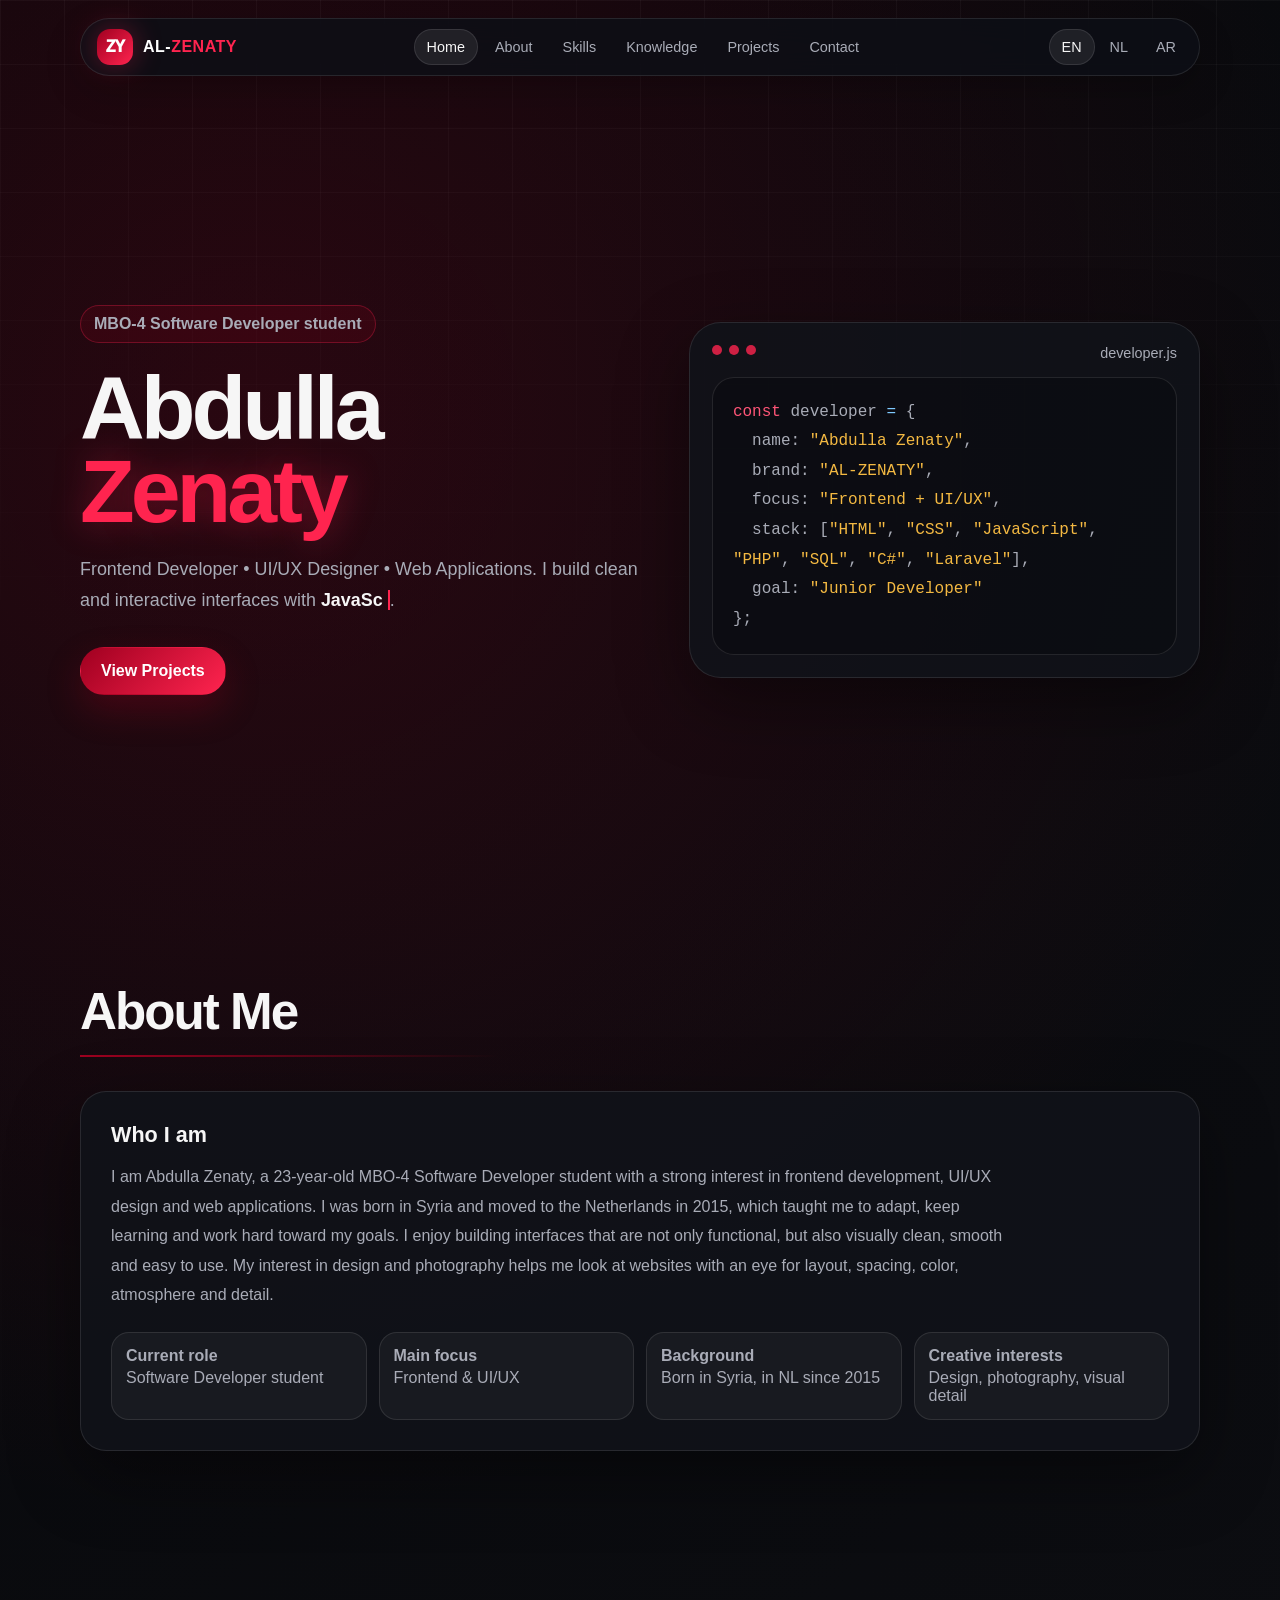
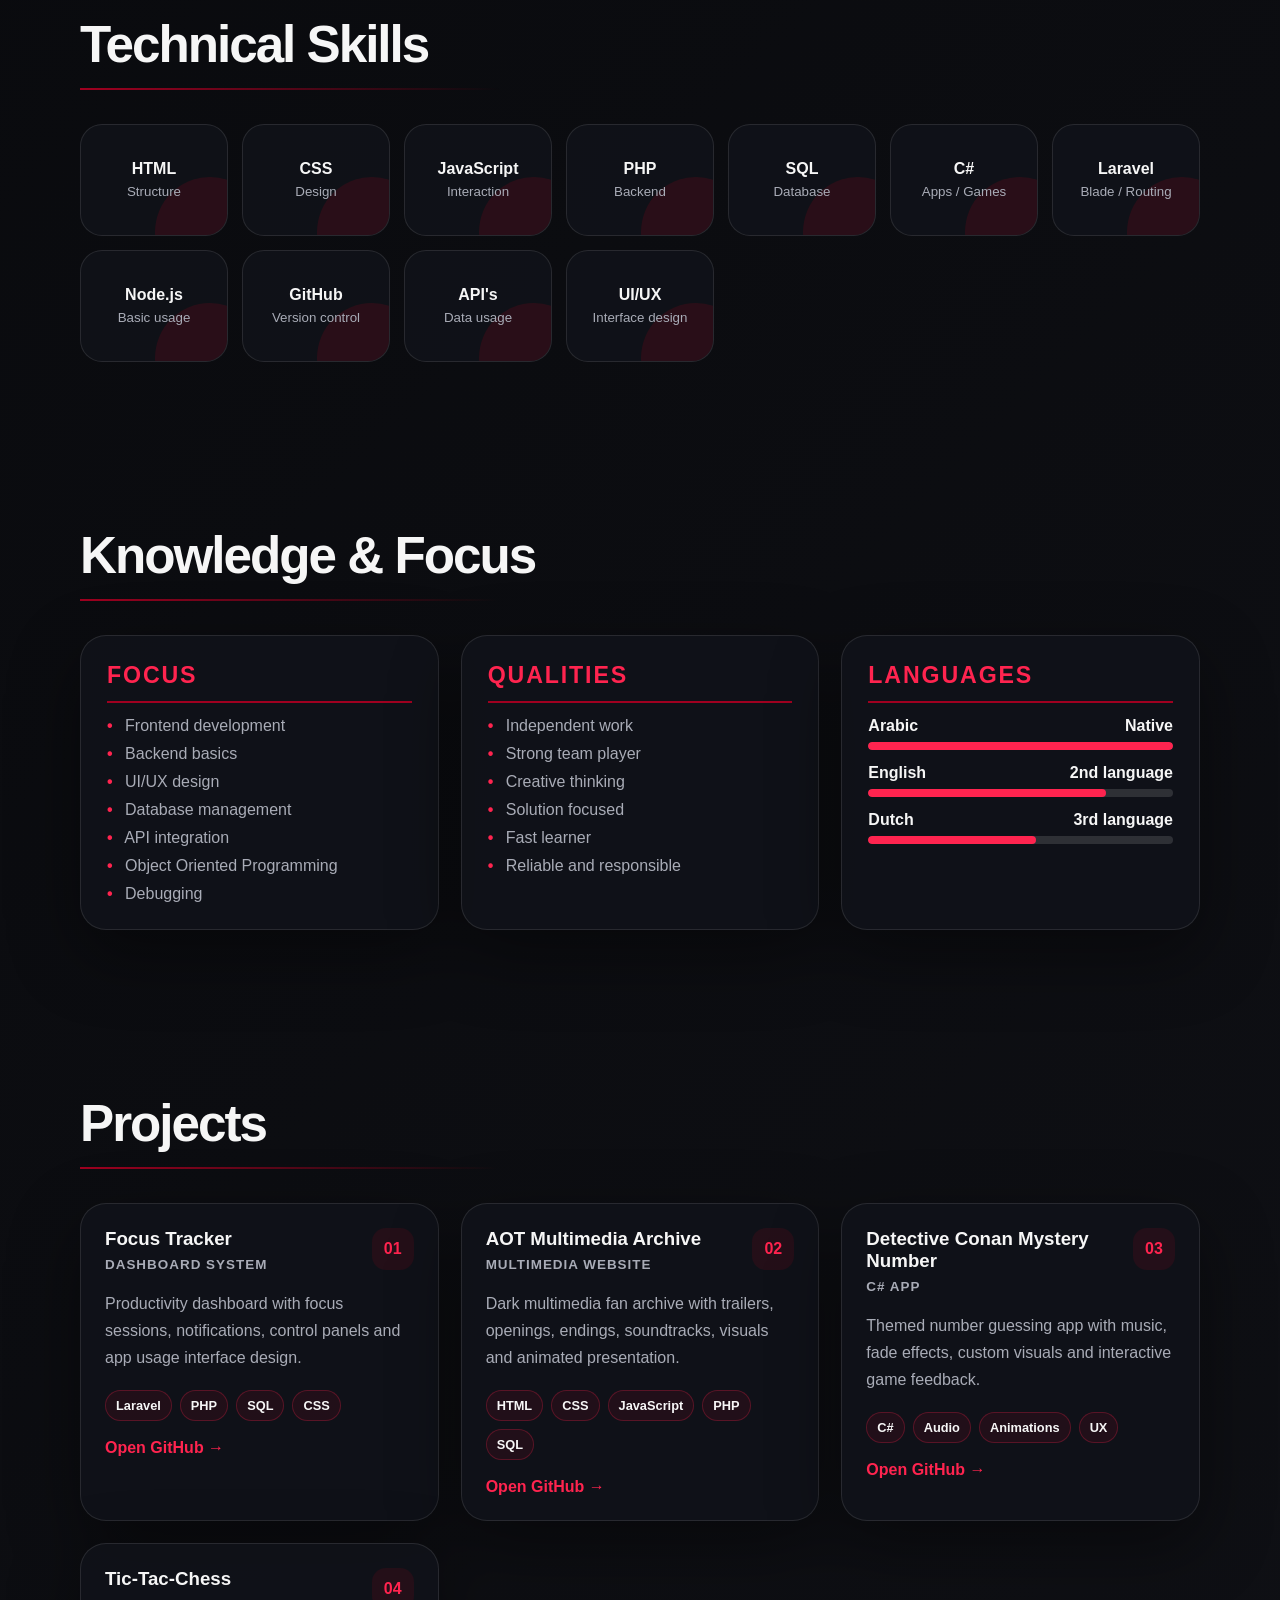
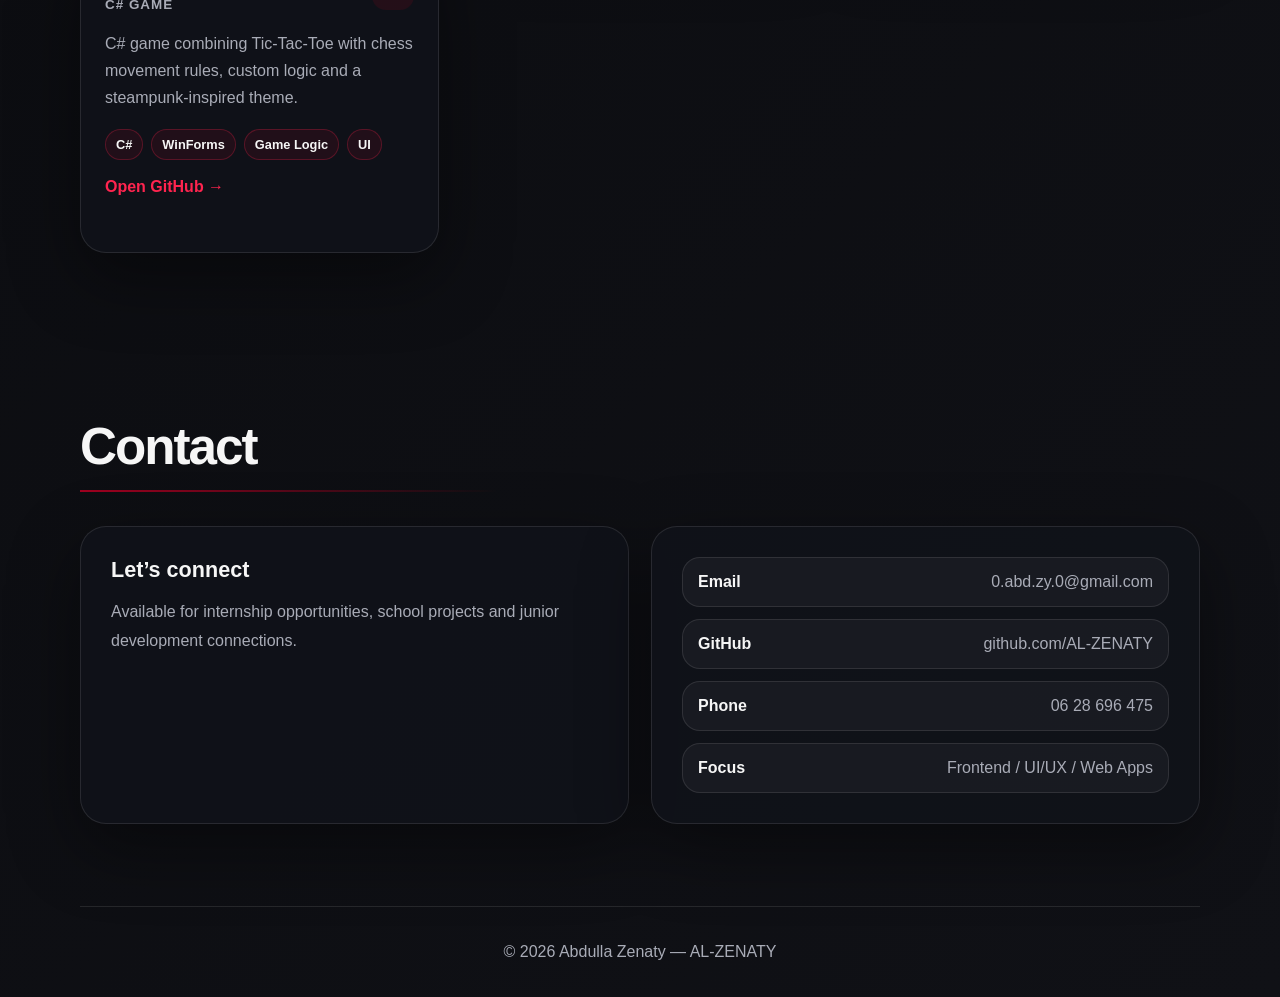
<file: index.html>
<!doctype html>
<html lang="en" data-lang="en">
  <head>
    <meta charset="UTF-8" />
    <meta name="viewport" content="width=device-width, initial-scale=1.0" />
    <title>AL-ZENATY | Portfolio</title>

    <link rel="stylesheet" href="css/style.css" />
    <script src="js/main.js" defer></script>
  </head>

  <body>
    <header class="topbar">
      <a href="#home" class="brand">
        <span class="logo">ZY</span>
        <span data-lang-text="en"
          ><span class="brand-white">AL-</span><span class="brand-red">ZENATY</span></span
        >
        <span data-lang-text="nl"
          ><span class="brand-white">AL-</span><span class="brand-red">ZENATY</span></span
        >
        <span data-lang-text="ar"
          ><span class="brand-white">ال</span><span class="brand-red">زيناتي</span></span
        >
      </a>

      <button class="menu-btn" id="menuBtn">Menu</button>

      <nav class="nav" id="nav">
        <a href="#home" class="active"
          ><span data-lang-text="en">Home</span><span data-lang-text="nl">Home</span
          ><span data-lang-text="ar">الرئيسية</span></a
        >
        <a href="#about"
          ><span data-lang-text="en">About</span><span data-lang-text="nl">Over mij</span
          ><span data-lang-text="ar">عني</span></a
        >
        <a href="#skills"
          ><span data-lang-text="en">Skills</span><span data-lang-text="nl">Skills</span
          ><span data-lang-text="ar">المهارات</span></a
        >
        <a href="#info"
          ><span data-lang-text="en">Knowledge</span><span data-lang-text="nl">Kennis</span
          ><span data-lang-text="ar">المعرفة</span></a
        >
        <a href="#projects"
          ><span data-lang-text="en">Projects</span><span data-lang-text="nl">Projecten</span
          ><span data-lang-text="ar">المشاريع</span></a
        >
        <a href="#contact"
          ><span data-lang-text="en">Contact</span><span data-lang-text="nl">Contact</span
          ><span data-lang-text="ar">التواصل</span></a
        >
      </nav>

      <div class="lang">
        <button data-lang-btn="en" class="active">EN</button>
        <button data-lang-btn="nl">NL</button>
        <button data-lang-btn="ar">AR</button>
      </div>
    </header>

    <main>
      <section class="hero container" id="home">
        <div class="hero-grid">
          <div class="reveal">
            <div class="badge">
              <span data-lang-text="en">MBO-4 Software Developer student</span>
              <span data-lang-text="nl">MBO-4 Software Developer student</span>
              <span data-lang-text="ar">طالب تطوير برمجيات MBO-4</span>
            </div>

            <h1>
              <span data-lang-text="en">Abdulla<br /><span class="red">Zenaty</span></span>
              <span data-lang-text="nl">Abdulla<br /><span class="red">Zenaty</span></span>
              <span data-lang-text="ar">عبدالله<br /><span class="red">زيناتي</span></span>
            </h1>

            <p data-lang-block="en">
              Frontend Developer • UI/UX Designer • Web Applications. I build clean and interactive
              interfaces with <span class="typing" id="typing">JavaScript</span>.
            </p>
            <p data-lang-block="nl">
              Frontend Developer • UI/UX Designer • Web Applicaties. Ik bouw nette en interactieve
              interfaces met <span class="typing-copy">JavaScript</span>.
            </p>
            <p data-lang-block="ar">
              مطوّر واجهات أمامية • مصمم UI/UX • تطبيقات ويب. أبني واجهات نظيفة وتفاعلية باستخدام
              <span class="typing-copy">JavaScript</span>.
            </p>

            <div class="actions">
              <a class="btn primary" href="#projects"
                ><span data-lang-text="en">View Projects</span
                ><span data-lang-text="nl">Bekijk Projecten</span
                ><span data-lang-text="ar">عرض المشاريع</span></a
              >
            </div>
          </div>

          <div class="code-card reveal">
            <div class="code-header">
              <div class="dots"><i></i><i></i><i></i></div>
              <span>developer.js</span>
            </div>
            <div class="code">
              <div><span class="c-red">const</span> developer <span class="c-blue">=</span> {</div>
              <div>&nbsp;&nbsp;name: <span class="c-gold">"Abdulla Zenaty"</span>,</div>
              <div>&nbsp;&nbsp;brand: <span class="c-gold">"AL-ZENATY"</span>,</div>
              <div>&nbsp;&nbsp;focus: <span class="c-gold">"Frontend + UI/UX"</span>,</div>
              <div>
                &nbsp;&nbsp;stack: [<span class="c-gold">"HTML"</span>,
                <span class="c-gold">"CSS"</span>, <span class="c-gold">"JavaScript"</span>,
                <span class="c-gold">"PHP"</span>, <span class="c-gold">"SQL"</span>,
                <span class="c-gold">"C#"</span>, <span class="c-gold">"Laravel"</span>],
              </div>
              <div>&nbsp;&nbsp;goal: <span class="c-gold">"Junior Developer"</span></div>
              <div>};</div>
            </div>
          </div>
        </div>
      </section>

      <section class="container" id="about">
        <div class="section-title reveal">
          <h2>
            <span data-lang-text="en">About Me</span><span data-lang-text="nl">Over mij</span
            ><span data-lang-text="ar">عني</span>
          </h2>
          <div class="line"></div>
        </div>

        <article class="about-card panel reveal">
          <h3>
            <span data-lang-text="en">Who I am</span><span data-lang-text="nl">Wie ik ben</span
            ><span data-lang-text="ar">من أنا</span>
          </h3>

          <p data-lang-block="en">
            I am Abdulla Zenaty, a 23-year-old MBO-4 Software Developer student with a strong
            interest in frontend development, UI/UX design and web applications. I was born in Syria
            and moved to the Netherlands in 2015, which taught me to adapt, keep learning and work
            hard toward my goals. I enjoy building interfaces that are not only functional, but also
            visually clean, smooth and easy to use. My interest in design and photography helps me
            look at websites with an eye for layout, spacing, color, atmosphere and detail.
          </p>

          <p data-lang-block="nl">
            Ik ben Abdulla Zenaty, 23 jaar oud en MBO-4 Software Developer student. Mijn grootste
            interesse ligt bij frontend development, UI/UX design en webapplicaties. Ik ben geboren
            in Syrië en ben in 2015 naar Nederland gekomen. Daardoor heb ik geleerd om mij aan te
            passen, door te blijven leren en serieus aan mijn doelen te werken. Ik bouw graag
            interfaces die niet alleen goed werken, maar ook netjes, modern en gebruiksvriendelijk
            aanvoelen. Mijn interesse in design en fotografie helpt mij om goed te letten op layout,
            spacing, kleurgebruik, sfeer en details.
          </p>

          <p data-lang-block="ar">
            أنا عبدالله زيناتي، عمري 23 سنة وطالب في تخصص تطوير البرمجيات MBO-4. لدي اهتمام قوي
            بتطوير الواجهات الأمامية، تصميم UI/UX وتطبيقات الويب. وُلدت في سوريا وانتقلت إلى هولندا
            في عام 2015، وهذا علّمني التكيّف، الاستمرار في التعلم والعمل بجد نحو أهدافي. أحب بناء
            واجهات لا تعمل فقط بشكل جيد، بل تكون أيضاً نظيفة، حديثة وسهلة الاستخدام. اهتمامي
            بالتصميم والتصوير يساعدني على الانتباه للتخطيط، المسافات، الألوان، الإحساس العام
            والتفاصيل.
          </p>

          <div class="about-meta">
            <div class="meta-item">
              <b
                ><span data-lang-text="en">Current role</span
                ><span data-lang-text="nl">Huidige rol</span
                ><span data-lang-text="ar">الدور الحالي</span></b
              >
              <span
                ><span data-lang-text="en">Software Developer student</span
                ><span data-lang-text="nl">Software Developer student</span
                ><span data-lang-text="ar">طالب تطوير برمجيات</span></span
              >
            </div>

            <div class="meta-item">
              <b
                ><span data-lang-text="en">Main focus</span
                ><span data-lang-text="nl">Hoofdfocus</span
                ><span data-lang-text="ar">التركيز الأساسي</span></b
              >
              <span
                ><span data-lang-text="en">Frontend & UI/UX</span
                ><span data-lang-text="nl">Frontend & UI/UX</span
                ><span data-lang-text="ar">الواجهات و UI/UX</span></span
              >
            </div>

            <div class="meta-item">
              <b
                ><span data-lang-text="en">Background</span
                ><span data-lang-text="nl">Achtergrond</span
                ><span data-lang-text="ar">الخلفية</span></b
              >
              <span
                ><span data-lang-text="en">Born in Syria, in NL since 2015</span
                ><span data-lang-text="nl">Geboren in Syrië, sinds 2015 in NL</span
                ><span data-lang-text="ar">وُلدت في سوريا، في هولندا منذ 2015</span></span
              >
            </div>

            <div class="meta-item">
              <b
                ><span data-lang-text="en">Creative interests</span
                ><span data-lang-text="nl">Creatieve interesses</span
                ><span data-lang-text="ar">الاهتمامات الإبداعية</span></b
              >
              <span
                ><span data-lang-text="en">Design, photography, visual detail</span
                ><span data-lang-text="nl">Design, fotografie, visuele details</span
                ><span data-lang-text="ar">التصميم، التصوير، التفاصيل البصرية</span></span
              >
            </div>
          </div>
        </article>
      </section>

      <section class="container" id="skills">
        <div class="section-title reveal">
          <h2>
            <span data-lang-text="en">Technical Skills</span
            ><span data-lang-text="nl">Technische Skills</span
            ><span data-lang-text="ar">المهارات التقنية</span>
          </h2>
          <div class="line"></div>
        </div>

        <div class="skills-grid">
          <div class="skill reveal">
            <div><b>HTML</b><small>Structure</small></div>
          </div>
          <div class="skill reveal">
            <div><b>CSS</b><small>Design</small></div>
          </div>
          <div class="skill reveal">
            <div><b>JavaScript</b><small>Interaction</small></div>
          </div>
          <div class="skill reveal">
            <div><b>PHP</b><small>Backend</small></div>
          </div>
          <div class="skill reveal">
            <div><b>SQL</b><small>Database</small></div>
          </div>
          <div class="skill reveal">
            <div><b>C#</b><small>Apps / Games</small></div>
          </div>
          <div class="skill reveal">
            <div><b>Laravel</b><small>Blade / Routing</small></div>
          </div>
          <div class="skill reveal">
            <div><b>Node.js</b><small>Basic usage</small></div>
          </div>
          <div class="skill reveal">
            <div><b>GitHub</b><small>Version control</small></div>
          </div>
          <div class="skill reveal">
            <div><b>API's</b><small>Data usage</small></div>
          </div>
          <div class="skill reveal">
            <div><b>UI/UX</b><small>Interface design</small></div>
          </div>
        </div>
      </section>

      <section class="container" id="info">
        <div class="section-title reveal">
          <h2>
            <span data-lang-text="en">Knowledge & Focus</span
            ><span data-lang-text="nl">Kennis & Focus</span
            ><span data-lang-text="ar">المعرفة والتركيز</span>
          </h2>
          <div class="line"></div>
        </div>

        <div class="info-grid">
          <article class="info-card panel reveal">
            <h3>
              <span data-lang-text="en">Focus</span><span data-lang-text="nl">Kennis & Focus</span
              ><span data-lang-text="ar">التركيز</span>
            </h3>
            <ul class="clean-list">
              <li>
                <span data-lang-text="en">Frontend development</span
                ><span data-lang-text="nl">Frontend development</span
                ><span data-lang-text="ar">تطوير الواجهات الأمامية</span>
              </li>
              <li>
                <span data-lang-text="en">Backend basics</span
                ><span data-lang-text="nl">Backend basics</span
                ><span data-lang-text="ar">أساسيات الخلفية البرمجية</span>
              </li>
              <li>
                <span data-lang-text="en">UI/UX design</span
                ><span data-lang-text="nl">UI/UX design</span
                ><span data-lang-text="ar">تصميم UI/UX</span>
              </li>
              <li>
                <span data-lang-text="en">Database management</span
                ><span data-lang-text="nl">Database management</span
                ><span data-lang-text="ar">إدارة قواعد البيانات</span>
              </li>
              <li>
                <span data-lang-text="en">API integration</span
                ><span data-lang-text="nl">API-integratie</span
                ><span data-lang-text="ar">ربط API</span>
              </li>
              <li>
                <span data-lang-text="en">Object Oriented Programming</span
                ><span data-lang-text="nl">Object Oriented Programming</span
                ><span data-lang-text="ar">البرمجة كائنية التوجه</span>
              </li>
              <li>
                <span data-lang-text="en">Debugging</span><span data-lang-text="nl">Debugging</span
                ><span data-lang-text="ar">اكتشاف الأخطاء وإصلاحها</span>
              </li>
            </ul>
          </article>

          <article class="info-card panel reveal">
            <h3>
              <span data-lang-text="en">Qualities</span><span data-lang-text="nl">Kwaliteiten</span
              ><span data-lang-text="ar">الصفات</span>
            </h3>
            <ul class="clean-list">
              <li>
                <span data-lang-text="en">Independent work</span
                ><span data-lang-text="nl">Zelfstandig werken</span
                ><span data-lang-text="ar">العمل باستقلالية</span>
              </li>
              <li>
                <span data-lang-text="en">Strong team player</span
                ><span data-lang-text="nl">Sterke teamspeler</span
                ><span data-lang-text="ar">عضو فريق قوي</span>
              </li>
              <li>
                <span data-lang-text="en">Creative thinking</span
                ><span data-lang-text="nl">Creatief denken</span
                ><span data-lang-text="ar">تفكير إبداعي</span>
              </li>
              <li>
                <span data-lang-text="en">Solution focused</span
                ><span data-lang-text="nl">Oplossingsgericht</span
                ><span data-lang-text="ar">موجه نحو الحلول</span>
              </li>
              <li>
                <span data-lang-text="en">Fast learner</span
                ><span data-lang-text="nl">Snel nieuwe technieken leren</span
                ><span data-lang-text="ar">تعلم التقنيات الجديدة بسرعة</span>
              </li>
              <li>
                <span data-lang-text="en">Reliable and responsible</span
                ><span data-lang-text="nl">Betrouwbaar en verantwoordelijk</span
                ><span data-lang-text="ar">موثوق ومسؤول</span>
              </li>
            </ul>
          </article>

          <article class="info-card panel reveal">
            <h3>
              <span data-lang-text="en">Languages</span><span data-lang-text="nl">Talen</span
              ><span data-lang-text="ar">اللغات</span>
            </h3>
            <div class="language-list">
              <div>
                <div class="language-row">
                  <span
                    ><span data-lang-text="en">Arabic</span><span data-lang-text="nl">Arabisch</span
                    ><span data-lang-text="ar">العربية</span></span
                  ><span
                    ><span data-lang-text="en">Native</span
                    ><span data-lang-text="nl">Moedertaal</span
                    ><span data-lang-text="ar">اللغة الأم</span></span
                  >
                </div>
                <div class="bar"><div class="fill" style="width: 100%"></div></div>
              </div>
              <div>
                <div class="language-row">
                  <span
                    ><span data-lang-text="en">English</span><span data-lang-text="nl">Engels</span
                    ><span data-lang-text="ar">الإنجليزية</span></span
                  ><span
                    ><span data-lang-text="en">2nd language</span
                    ><span data-lang-text="nl">2e taal</span
                    ><span data-lang-text="ar">اللغة الثانية</span></span
                  >
                </div>
                <div class="bar"><div class="fill" style="width: 78%"></div></div>
              </div>
              <div>
                <div class="language-row">
                  <span
                    ><span data-lang-text="en">Dutch</span
                    ><span data-lang-text="nl">Nederlands</span
                    ><span data-lang-text="ar">الهولندية</span></span
                  ><span
                    ><span data-lang-text="en">3rd language</span
                    ><span data-lang-text="nl">3e taal</span
                    ><span data-lang-text="ar">اللغة الثالثة</span></span
                  >
                </div>
                <div class="bar"><div class="fill" style="width: 55%"></div></div>
              </div>
            </div>
          </article>
        </div>
      </section>

      <section class="container" id="projects">
        <div class="section-title reveal">
          <h2>
            <span data-lang-text="en">Projects</span><span data-lang-text="nl">Projecten</span
            ><span data-lang-text="ar">المشاريع</span>
          </h2>
          <div class="line"></div>
        </div>

        <div class="projects-grid">
          <a
            class="project panel reveal"
            href="https://github.com/AL-ZENATY/Focus-Tracker"
            target="_blank"
            rel="noopener"
          >
            <div class="project-top">
              <div>
                <h3>
                  <span data-lang-text="en">Focus Tracker</span
                  ><span data-lang-text="nl">Focus Tracker</span
                  ><span data-lang-text="ar">متتبع التركيز</span>
                </h3>
                <div class="project-type">
                  <span data-lang-text="en">Dashboard System</span
                  ><span data-lang-text="nl">Dashboard Systeem</span
                  ><span data-lang-text="ar">نظام لوحة تحكم</span>
                </div>
              </div>
              <div class="number">01</div>
            </div>
            <p data-lang-block="en">
              Productivity dashboard with focus sessions, notifications, control panels and app
              usage interface design.
            </p>
            <p data-lang-block="nl">
              Productiviteitsdashboard met focussessies, notificaties, control panels en app-gebruik
              interface design.
            </p>
            <p data-lang-block="ar">
              لوحة إنتاجية تحتوي على جلسات تركيز، إشعارات، لوحات تحكم وتصميم واجهة لاستخدام
              التطبيقات.
            </p>
            <div class="tags">
              <span>Laravel</span><span>PHP</span><span>SQL</span><span>CSS</span>
            </div>
            <div class="open-link">
              <span data-lang-text="en">Open GitHub →</span
              ><span data-lang-text="nl">Open GitHub →</span
              ><span data-lang-text="ar">افتح GitHub ←</span>
            </div>
          </a>

          <a
            class="project panel reveal"
            href="https://github.com/AL-ZENATY/AOT-Multimedia-Archive"
            target="_blank"
            rel="noopener"
          >
            <div class="project-top">
              <div>
                <h3>
                  <span data-lang-text="en">AOT Multimedia Archive</span
                  ><span data-lang-text="nl">AOT Multimedia Archief</span
                  ><span data-lang-text="ar">أرشيف AOT للوسائط</span>
                </h3>
                <div class="project-type">
                  <span data-lang-text="en">Multimedia Website</span
                  ><span data-lang-text="nl">Multimedia Website</span
                  ><span data-lang-text="ar">موقع وسائط متعددة</span>
                </div>
              </div>
              <div class="number">02</div>
            </div>
            <p data-lang-block="en">
              Dark multimedia fan archive with trailers, openings, endings, soundtracks, visuals and
              animated presentation.
            </p>
            <p data-lang-block="nl">
              Donker multimedia fan-archief met trailers, openings, endings, soundtracks, visuals en
              animaties.
            </p>
            <p data-lang-block="ar">
              أرشيف وسائط متعدد بأسلوب داكن يحتوي على مقاطع، افتتاحيات، نهايات، موسيقى وصور متحركة.
            </p>
            <div class="tags">
              <span>HTML</span><span>CSS</span><span>JavaScript</span><span>PHP</span
              ><span>SQL</span>
            </div>
            <div class="open-link">
              <span data-lang-text="en">Open GitHub →</span
              ><span data-lang-text="nl">Open GitHub →</span
              ><span data-lang-text="ar">افتح GitHub ←</span>
            </div>
          </a>

          <a
            class="project panel reveal"
            href="https://github.com/AL-ZENATY/Detective-Conan-Mystery-Number"
            target="_blank"
            rel="noopener"
          >
            <div class="project-top">
              <div>
                <h3>
                  <span data-lang-text="en">Detective Conan Mystery Number</span
                  ><span data-lang-text="nl">Detective Conan Mystery Number</span
                  ><span data-lang-text="ar">رقم الغموض Detective Conan</span>
                </h3>
                <div class="project-type">
                  <span data-lang-text="en">C# App</span
                  ><span data-lang-text="nl">C# Applicatie</span
                  ><span data-lang-text="ar">تطبيق C#</span>
                </div>
              </div>
              <div class="number">03</div>
            </div>
            <p data-lang-block="en">
              Themed number guessing app with music, fade effects, custom visuals and interactive
              game feedback.
            </p>
            <p data-lang-block="nl">
              Themed raad-het-getal applicatie met muziek, fade-effecten, custom visuals en
              interactieve feedback.
            </p>
            <p data-lang-block="ar">
              تطبيق تخمين رقم بطابع خاص يحتوي على موسيقى، تأثيرات انتقال، صور مخصصة وتفاعل مع
              المستخدم.
            </p>
            <div class="tags">
              <span>C#</span><span>Audio</span><span>Animations</span><span>UX</span>
            </div>
            <div class="open-link">
              <span data-lang-text="en">Open GitHub →</span
              ><span data-lang-text="nl">Open GitHub →</span
              ><span data-lang-text="ar">افتح GitHub ←</span>
            </div>
          </a>

          <a
            class="project panel reveal"
            href="https://github.com/AL-ZENATY/Tic-Tac-Chess"
            target="_blank"
            rel="noopener"
          >
            <div class="project-top">
              <div>
                <h3>
                  <span data-lang-text="en">Tic-Tac-Chess</span
                  ><span data-lang-text="nl">Tic-Tac-Chess</span
                  ><span data-lang-text="ar">تيك تاك تشيس</span>
                </h3>
                <div class="project-type">
                  <span data-lang-text="en">C# Game</span><span data-lang-text="nl">C# Game</span
                  ><span data-lang-text="ar">لعبة C#</span>
                </div>
              </div>
              <div class="number">04</div>
            </div>
            <p data-lang-block="en">
              C# game combining Tic-Tac-Toe with chess movement rules, custom logic and a
              steampunk-inspired theme.
            </p>
            <p data-lang-block="nl">
              C# game die Tic-Tac-Toe combineert met schaakbewegingen, eigen logica en een steampunk
              thema.
            </p>
            <p data-lang-block="ar">
              لعبة C# تجمع بين Tic-Tac-Toe وحركات الشطرنج مع منطق مخصص وطابع steampunk.
            </p>
            <div class="tags">
              <span>C#</span><span>WinForms</span><span>Game Logic</span><span>UI</span>
            </div>
            <div class="open-link">
              <span data-lang-text="en">Open GitHub →</span
              ><span data-lang-text="nl">Open GitHub →</span
              ><span data-lang-text="ar">افتح GitHub ←</span>
            </div>
          </a>
        </div>
      </section>

      <section class="container" id="contact">
        <div class="section-title reveal">
          <h2>
            <span data-lang-text="en">Contact</span><span data-lang-text="nl">Contact</span
            ><span data-lang-text="ar">التواصل</span>
          </h2>
          <div class="line"></div>
        </div>

        <div class="contact-grid">
          <article class="contact-card panel reveal">
            <h3>
              <span data-lang-text="en">Let’s connect</span
              ><span data-lang-text="nl">Neem contact op</span
              ><span data-lang-text="ar">لنتواصل</span>
            </h3>
            <p data-lang-block="en">
              Available for internship opportunities, school projects and junior development
              connections.
            </p>
            <p data-lang-block="nl">
              Beschikbaar voor stagekansen, schoolprojecten en junior development connecties.
            </p>
            <p data-lang-block="ar">
              متاح لفرص التدريب، مشاريع الدراسة، والتواصل في مجال تطوير البرمجيات.
            </p>
          </article>

          <article class="contact-card panel reveal">
            <div class="contact-list">
              <div class="contact-item">
                <b
                  ><span data-lang-text="en">Email</span><span data-lang-text="nl">Email</span
                  ><span data-lang-text="ar">البريد</span></b
                ><span>0.abd.zy.0@gmail.com</span>
              </div>
              <div class="contact-item">
                <b
                  ><span data-lang-text="en">GitHub</span><span data-lang-text="nl">GitHub</span
                  ><span data-lang-text="ar">جيت هب</span></b
                ><span>github.com/AL-ZENATY</span>
              </div>
              <div class="contact-item">
                <b
                  ><span data-lang-text="en">Phone</span><span data-lang-text="nl">Telefoon</span
                  ><span data-lang-text="ar">الهاتف</span></b
                ><span>06 28 696 475</span>
              </div>
              <div class="contact-item">
                <b
                  ><span data-lang-text="en">Focus</span><span data-lang-text="nl">Focus</span
                  ><span data-lang-text="ar">التركيز</span></b
                ><span
                  ><span data-lang-text="en">Frontend / UI/UX / Web Apps</span
                  ><span data-lang-text="nl">Frontend / UI/UX / Webapps</span
                  ><span data-lang-text="ar">واجهات / UI/UX / تطبيقات ويب</span></span
                >
              </div>
            </div>
          </article>
        </div>
      </section>
    </main>

    <footer class="footer">© 2026 Abdulla Zenaty — AL-ZENATY</footer>
  </body>
</html>
</file>
<file: css/style.css>
:root {
      --bg: #07080b;
      --panel: rgba(17, 19, 26, 0.88);
      --text: #f6f6f6;
      --muted: #a9acb7;
      --line: rgba(255,255,255,0.1);
      --red: #a00020;
      --red-light: #ff244f;
      --gold: #f4b942;
      --shadow: 0 24px 70px rgba(0,0,0,0.42);
      --container: min(1120px, calc(100% - 36px));
    }

    * { box-sizing: border-box; margin: 0; padding: 0; }

    html { scroll-behavior: smooth; }

    body {
      min-height: 100vh;
      font-family: Inter, Segoe UI, Arial, sans-serif;
      color: var(--text);
      background:
        radial-gradient(circle at 20% 10%, rgba(160,0,32,0.22), transparent 28%),
        linear-gradient(135deg, var(--bg), #101116);
      overflow-x: hidden;
    }

    body::before {
      content: "";
      position: fixed;
      inset: 0;
      background-image:
        linear-gradient(rgba(255,255,255,0.035) 1px, transparent 1px),
        linear-gradient(90deg, rgba(255,255,255,0.035) 1px, transparent 1px);
      background-size: 64px 64px;
      mask-image: linear-gradient(to bottom, black, transparent 80%);
      pointer-events: none;
      z-index: -1;
    }

    a { color: inherit; text-decoration: none; }

    .container { width: var(--container); margin-inline: auto; }

    .topbar {
      position: fixed;
      top: 18px;
      left: 50%;
      transform: translateX(-50%);
      width: var(--container);
      z-index: 10;
      display: flex;
      align-items: center;
      justify-content: space-between;
      gap: 12px;
      padding: 10px;
      border: 1px solid var(--line);
      border-radius: 999px;
      background: rgba(13,15,22,0.82);
      backdrop-filter: blur(18px);
      box-shadow: 0 14px 36px rgba(0,0,0,0.22);
    }

    .brand {
      display: flex;
      align-items: center;
      gap: 10px;
      font-weight: 900;
      letter-spacing: 0.5px;
      padding-left: 6px;
      white-space: nowrap;
    }

    .logo {
      width: 36px;
      height: 36px;
      display: grid;
      place-items: center;
      border-radius: 13px;
      background: linear-gradient(135deg, var(--red), var(--red-light));
      color: #fff;
      box-shadow: 0 0 28px rgba(255,36,79,0.35);
      font-weight: 950;
      letter-spacing: -1px;
    }

    .brand-white { color: #fff; }
    .brand-red { color: var(--red-light); }

    .nav {
      display: flex;
      align-items: center;
      gap: 4px;
    }

    .nav a,
    .lang button,
    .menu-btn {
      border: 1px solid transparent;
      border-radius: 999px;
      background: transparent;
      color: var(--muted);
      font: inherit;
      font-size: 0.9rem;
      padding: 9px 12px;
      cursor: pointer;
      transition: 0.2s ease;
      white-space: nowrap;
    }

    .nav a:hover,
    .lang button:hover,
    .lang button.active,
    .nav a.active,
    .menu-btn:hover {
      color: var(--text);
      background: rgba(255,255,255,0.08);
      border-color: var(--line);
    }

    .lang { display: flex; align-items: center; gap: 2px; }
    .menu-btn { display: none; }

    main { padding-top: 100px; }

    section {
      padding-block: 82px;
      scroll-margin-top: 120px;
    }

    .hero {
      min-height: calc(100vh - 100px);
      display: grid;
      align-items: center;
    }

    .hero-grid {
      display: grid;
      grid-template-columns: 1.05fr 0.95fr;
      gap: 44px;
      align-items: center;
    }

    .badge {
      display: inline-flex;
      padding: 9px 13px;
      margin-bottom: 24px;
      border: 1px solid rgba(255,36,79,0.3);
      border-radius: 999px;
      background: rgba(160,0,32,0.15);
      color: var(--muted);
      font-weight: 700;
    }

    h1 {
      font-size: clamp(3rem, 7vw, 6.4rem);
      line-height: 0.92;
      letter-spacing: -4px;
      margin-bottom: 22px;
    }

    .red {
      color: var(--red-light);
      text-shadow: 0 0 34px rgba(255,36,79,0.35);
    }

    .hero p {
      max-width: 640px;
      color: var(--muted);
      font-size: 1.12rem;
      line-height: 1.75;
    }

    .typing,
    .typing-copy {
      color: var(--text);
      font-weight: 900;
      border-right: 2px solid var(--red-light);
      padding-right: 5px;
    }

    .actions {
      display: flex;
      flex-wrap: wrap;
      gap: 12px;
      margin-top: 30px;
    }

    .btn {
      min-height: 48px;
      display: inline-flex;
      align-items: center;
      justify-content: center;
      padding: 0 20px;
      border: 1px solid var(--line);
      border-radius: 999px;
      background: rgba(255,255,255,0.045);
      font-weight: 800;
      transition: 0.22s ease;
    }

    .btn.primary {
      border-color: transparent;
      color: #fff;
      background: linear-gradient(135deg, var(--red), var(--red-light));
      box-shadow: 0 15px 35px rgba(160,0,32,0.28);
    }

    .btn:hover { transform: translateY(-3px); filter: brightness(1.08); }

    .code-card {
      border: 1px solid var(--line);
      border-radius: 32px;
      padding: 22px;
      background: var(--panel);
      box-shadow: var(--shadow);
    }

    .code-header {
      display: flex;
      justify-content: space-between;
      color: var(--muted);
      font-size: 0.9rem;
      margin-bottom: 16px;
    }

    .dots { display: flex; gap: 7px; }

    .dots i {
      width: 10px;
      height: 10px;
      border-radius: 50%;
      background: var(--red-light);
      opacity: 0.8;
    }

    .code {
      border: 1px solid var(--line);
      border-radius: 22px;
      background: rgba(0,0,0,0.22);
      padding: 20px;
      overflow-x: auto;
      font-family: Consolas, Monaco, monospace;
      line-height: 1.85;
      color: var(--muted);
      direction: ltr;
    }

    .c-red { color: #ff5577; }
    .c-blue { color: #7fcaff; }
    .c-gold { color: var(--gold); }

    .section-title { margin-bottom: 34px; }

    .section-title h2 {
      font-size: clamp(2.1rem, 4vw, 3.2rem);
      letter-spacing: -2px;
    }

    .line {
      width: min(420px, 70vw);
      height: 2px;
      margin-top: 14px;
      background: linear-gradient(90deg, var(--red), transparent);
    }

    .panel {
      border: 1px solid var(--line);
      border-radius: 26px;
      background: var(--panel);
      box-shadow: var(--shadow);
    }

    .about-card,
    .contact-card {
      padding: 30px;
    }

    .about-card h3,
    .contact-card h3 {
      margin-bottom: 14px;
      font-size: 1.35rem;
    }

    .about-card p,
    .contact-card p {
      color: var(--muted);
      line-height: 1.85;
      max-width: 900px;
    }

    .about-meta {
      display: grid;
      grid-template-columns: repeat(auto-fit, minmax(180px, 1fr));
      gap: 12px;
      margin-top: 22px;
    }

    .meta-item {
      border: 1px solid var(--line);
      border-radius: 18px;
      padding: 14px;
      background: rgba(255,255,255,0.04);
    }

    .meta-item b {
      display: block;
      margin-bottom: 4px;
    }

    .meta-item span {
      color: var(--muted);
    }

    .skills-grid {
      display: grid;
      grid-template-columns: repeat(auto-fit, minmax(145px, 1fr));
      gap: 14px;
    }

    .skill {
      position: relative;
      min-height: 112px;
      display: grid;
      place-items: center;
      text-align: center;
      overflow: hidden;
      padding: 18px 14px;
      border: 1px solid var(--line);
      border-radius: 22px;
      background: var(--panel);
      transition: 0.25s ease;
    }

    .skill::after {
      content: "";
      position: absolute;
      width: 110px;
      height: 110px;
      right: -38px;
      bottom: -52px;
      border-radius: 50%;
      background: rgba(160,0,32,0.18);
      transition: 0.25s ease;
    }

    .skill:hover {
      transform: translateY(-7px);
      border-color: rgba(255,36,79,0.35);
      box-shadow: 0 24px 54px rgba(160,0,32,0.15);
    }

    .skill:hover::after { transform: scale(1.35); }

    .skill b,
    .skill small {
      display: block;
      position: relative;
      z-index: 1;
    }

    .skill b { margin-bottom: 6px; }
    .skill small { color: var(--muted); }

    .info-grid {
      display: grid;
      grid-template-columns: repeat(3, 1fr);
      gap: 22px;
    }

    .info-card {
      padding: 26px;
    }

    .info-card h3 {
      color: var(--red-light);
      font-size: 1.45rem;
      letter-spacing: 0.08em;
      text-transform: uppercase;
      margin-bottom: 14px;
      padding-bottom: 12px;
      border-bottom: 2px solid var(--red);
    }

    .clean-list {
      list-style: none;
      display: grid;
      gap: 10px;
      color: var(--muted);
    }

    .clean-list li::before {
      content: "•";
      color: var(--red-light);
      font-weight: 900;
      margin-right: 8px;
    }

    html[data-lang="ar"] .clean-list li::before {
      margin-right: 0;
      margin-left: 8px;
    }

    .language-list {
      display: grid;
      gap: 14px;
    }

    .language-row {
      display: flex;
      justify-content: space-between;
      gap: 14px;
      font-weight: 850;
      margin-bottom: 7px;
    }

    .bar {
      height: 8px;
      border-radius: 999px;
      background: rgba(255,255,255,0.13);
      overflow: hidden;
    }

    .fill {
      height: 100%;
      border-radius: 999px;
      background: var(--red-light);
    }

    .projects-grid {
      display: grid;
      grid-template-columns: repeat(auto-fit, minmax(min(100%, 320px), 1fr));
      gap: 22px;
    }

    .project {
      padding: 24px;
      min-height: 310px;
      transition: 0.22s ease;
    }

    .project:hover {
      transform: translateY(-6px);
      border-color: rgba(255,36,79,0.35);
    }

    .project-top {
      display: flex;
      justify-content: space-between;
      gap: 16px;
      margin-bottom: 18px;
    }

    .number {
      min-width: 42px;
      height: 42px;
      display: grid;
      place-items: center;
      border-radius: 14px;
      background: rgba(160,0,32,0.14);
      color: var(--red-light);
      font-weight: 900;
    }

    .project h3 { margin-bottom: 7px; }

    .project-type {
      color: var(--muted);
      font-size: 0.84rem;
      text-transform: uppercase;
      letter-spacing: 1px;
      font-weight: 800;
    }

    .project p {
      color: var(--muted);
      line-height: 1.7;
      margin-bottom: 18px;
    }

    .tags {
      display: flex;
      flex-wrap: wrap;
      gap: 8px;
      margin-bottom: 18px;
    }

    .tags span {
      padding: 7px 10px;
      border: 1px solid rgba(255,36,79,0.25);
      border-radius: 999px;
      background: rgba(160,0,32,0.12);
      font-size: 0.8rem;
      font-weight: 750;
    }

    .open-link {
      color: var(--red-light);
      font-weight: 900;
    }

    .contact-grid {
      display: grid;
      grid-template-columns: 1fr 1fr;
      gap: 22px;
    }

    .contact-list {
      display: grid;
      gap: 12px;
    }

    .contact-item {
      display: flex;
      justify-content: space-between;
      gap: 16px;
      padding: 15px;
      border: 1px solid var(--line);
      border-radius: 18px;
      background: rgba(255,255,255,0.04);
      color: var(--muted);
    }

    .contact-item b { color: var(--text); }

    .footer {
      width: var(--container);
      margin-inline: auto;
      padding: 36px 0;
      border-top: 1px solid var(--line);
      text-align: center;
      color: var(--muted);
    }

    .reveal {
      opacity: 0;
      transform: translateY(24px);
      transition: 0.65s ease;
    }

    .reveal.visible {
      opacity: 1;
      transform: translateY(0);
    }

    [data-lang-text] { display: none; }

    html[data-lang="en"] [data-lang-text="en"],
    html[data-lang="nl"] [data-lang-text="nl"],
    html[data-lang="ar"] [data-lang-text="ar"] {
      display: inline;
    }

    [data-lang-block] { display: none; }

    html[data-lang="en"] [data-lang-block="en"],
    html[data-lang="nl"] [data-lang-block="nl"],
    html[data-lang="ar"] [data-lang-block="ar"] {
      display: block;
    }

    html[data-lang="ar"] body { direction: rtl; }

    html[data-lang="ar"] .brand,
    html[data-lang="ar"] .tags,
    html[data-lang="ar"] .actions,
    html[data-lang="ar"] .skills-grid {
      direction: rtl;
    }

    html[data-lang="ar"] .logo,
    html[data-lang="ar"] .code {
      direction: ltr;
    }

    @media (max-width: 940px) {
      .info-grid,
      .contact-grid {
        grid-template-columns: 1fr;
      }
    }

    @media (max-width: 880px) {
      .topbar {
        border-radius: 26px;
        align-items: flex-start;
      }

      .menu-btn { display: inline-flex; }

      .nav {
        position: absolute;
        top: calc(100% + 10px);
        right: 0;
        width: min(260px, calc(100vw - 36px));
        display: none;
        flex-direction: column;
        align-items: stretch;
        padding: 12px;
        border: 1px solid var(--line);
        border-radius: 22px;
        background: #11131a;
        box-shadow: var(--shadow);
      }

      .nav.open { display: flex; }

      .hero-grid {
        grid-template-columns: 1fr;
      }
    }

    @media (max-width: 600px) {
      .topbar {
        width: calc(100% - 24px);
        display: grid;
        grid-template-columns: 1fr auto;
      }

      .lang {
        grid-column: 1 / -1;
        justify-content: center;
      }

      main { padding-top: 145px; }

      h1 { letter-spacing: -2px; }

      .actions .btn { width: 100%; }

      .contact-item {
        flex-direction: column;
        gap: 5px;
      }
    }
</file>
